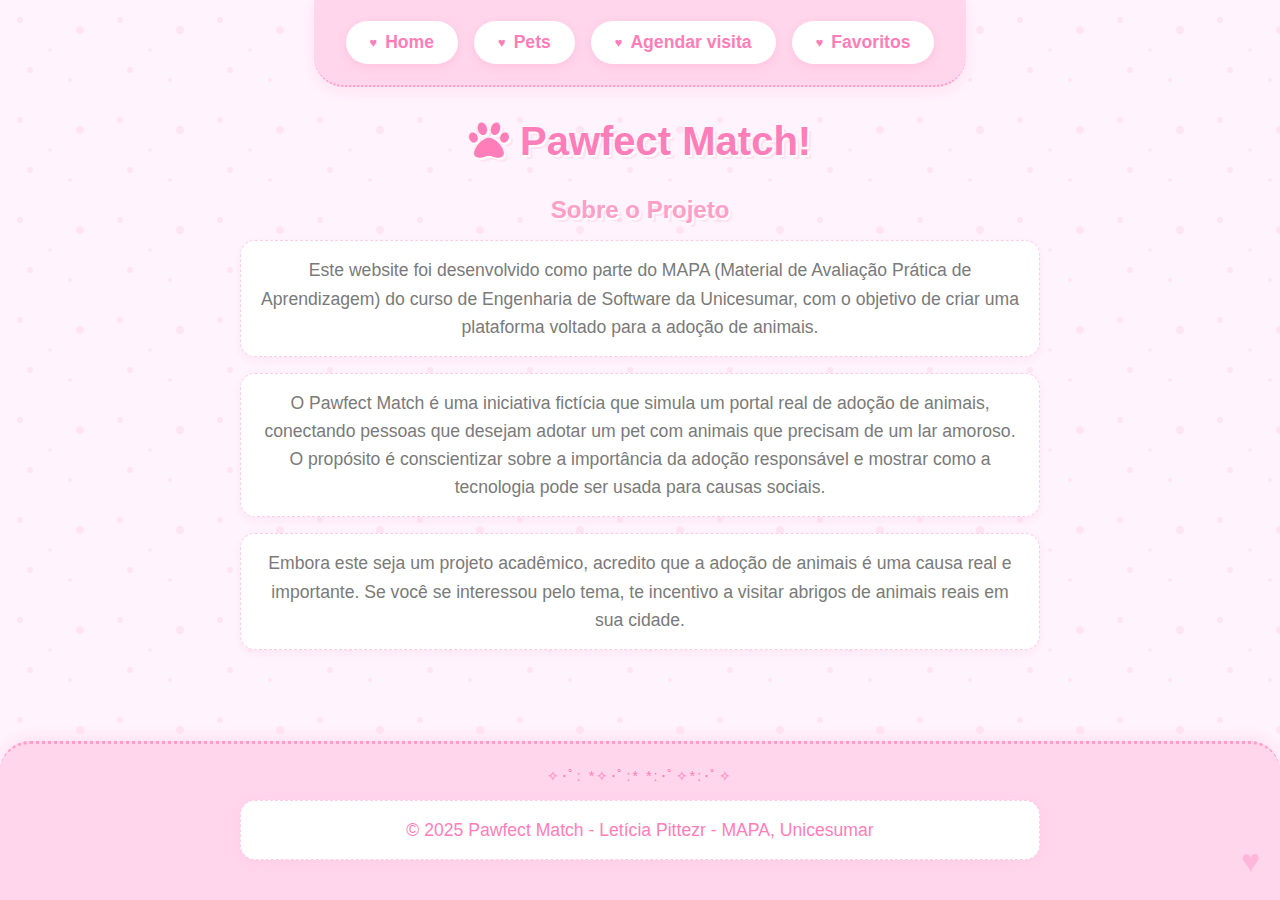
<file: index.html>
<!DOCTYPE html>
<html lang="pt-BR">
  <head>
    <meta charset="UTF-8" />
    <meta name="viewport" content="width=device-width, initial-scale=1.0" />
    <title>Adote um Pet - MAPA Unicesumar</title>
    <link rel="icon" href="/assets/icons/paw.png" type="image/png" />
    <link rel="stylesheet" href="styles/main.css" />
    <link rel="stylesheet" href="styles/home.css" />
  </head>
  <body>
    <header id="navbar"></header>
    <main>
      <section class="titleHomeContainer">
        <h1><i class="fas fa-paw"></i> Pawfect Match!</h1>
      </section>

      <div class="project-description">
        <section class="description">
          <h2>Sobre o Projeto</h2>
        </section>
        <p>
          Este website foi desenvolvido como parte do MAPA (Material de
          Avaliação Prática de Aprendizagem) do curso de Engenharia de Software
          da Unicesumar, com o objetivo de criar uma plataforma voltado para a
          adoção de animais.
        </p>

        <p>
          O Pawfect Match é uma iniciativa fictícia que simula um portal real de
          adoção de animais, conectando pessoas que desejam adotar um pet com
          animais que precisam de um lar amoroso. O propósito é conscientizar
          sobre a importância da adoção responsável e mostrar como a tecnologia
          pode ser usada para causas sociais.
        </p>

        <p>
          Embora este seja um projeto acadêmico, acredito que a adoção de
          animais é uma causa real e importante. Se você se interessou pelo
          tema, te incentivo a visitar abrigos de animais reais em sua cidade.
        </p>
      </div>
    </main>

    <footer id="footer"></footer>

    <script src="/scripts/main.js"></script>
  </body>
</html>
</file>
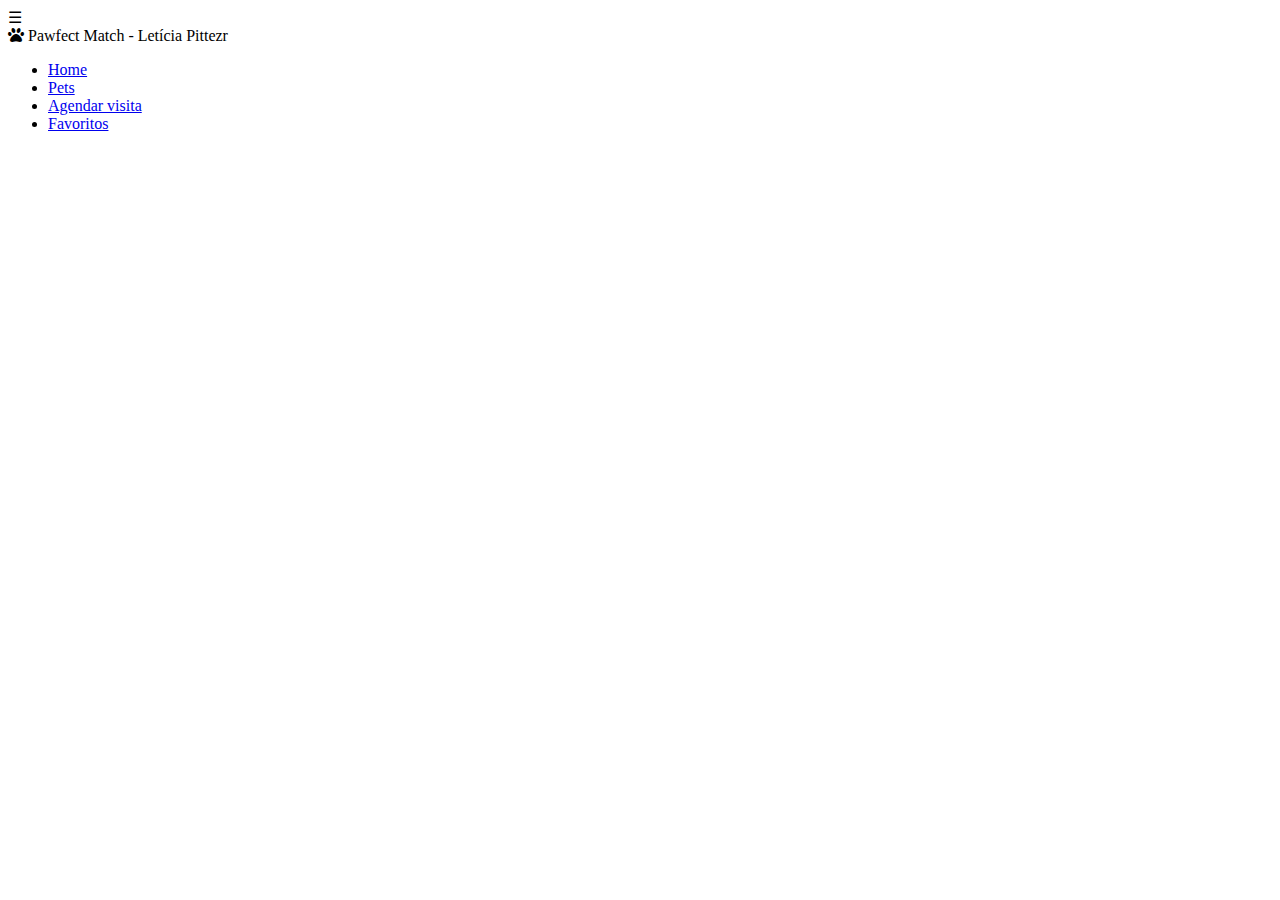
<file: pages/breeds.html>
<!DOCTYPE html>
<html lang="en">
  <head>
    <meta charset="UTF-8" />
    <meta name="viewport" content="width=device-width, initial-scale=1.0" />
    <title>Guia de Raças</title>
  </head>
  <body>
    <header id="navbar"></header>
    <script src="../scripts/main.js"></script>
  </body>
</html>
</file>
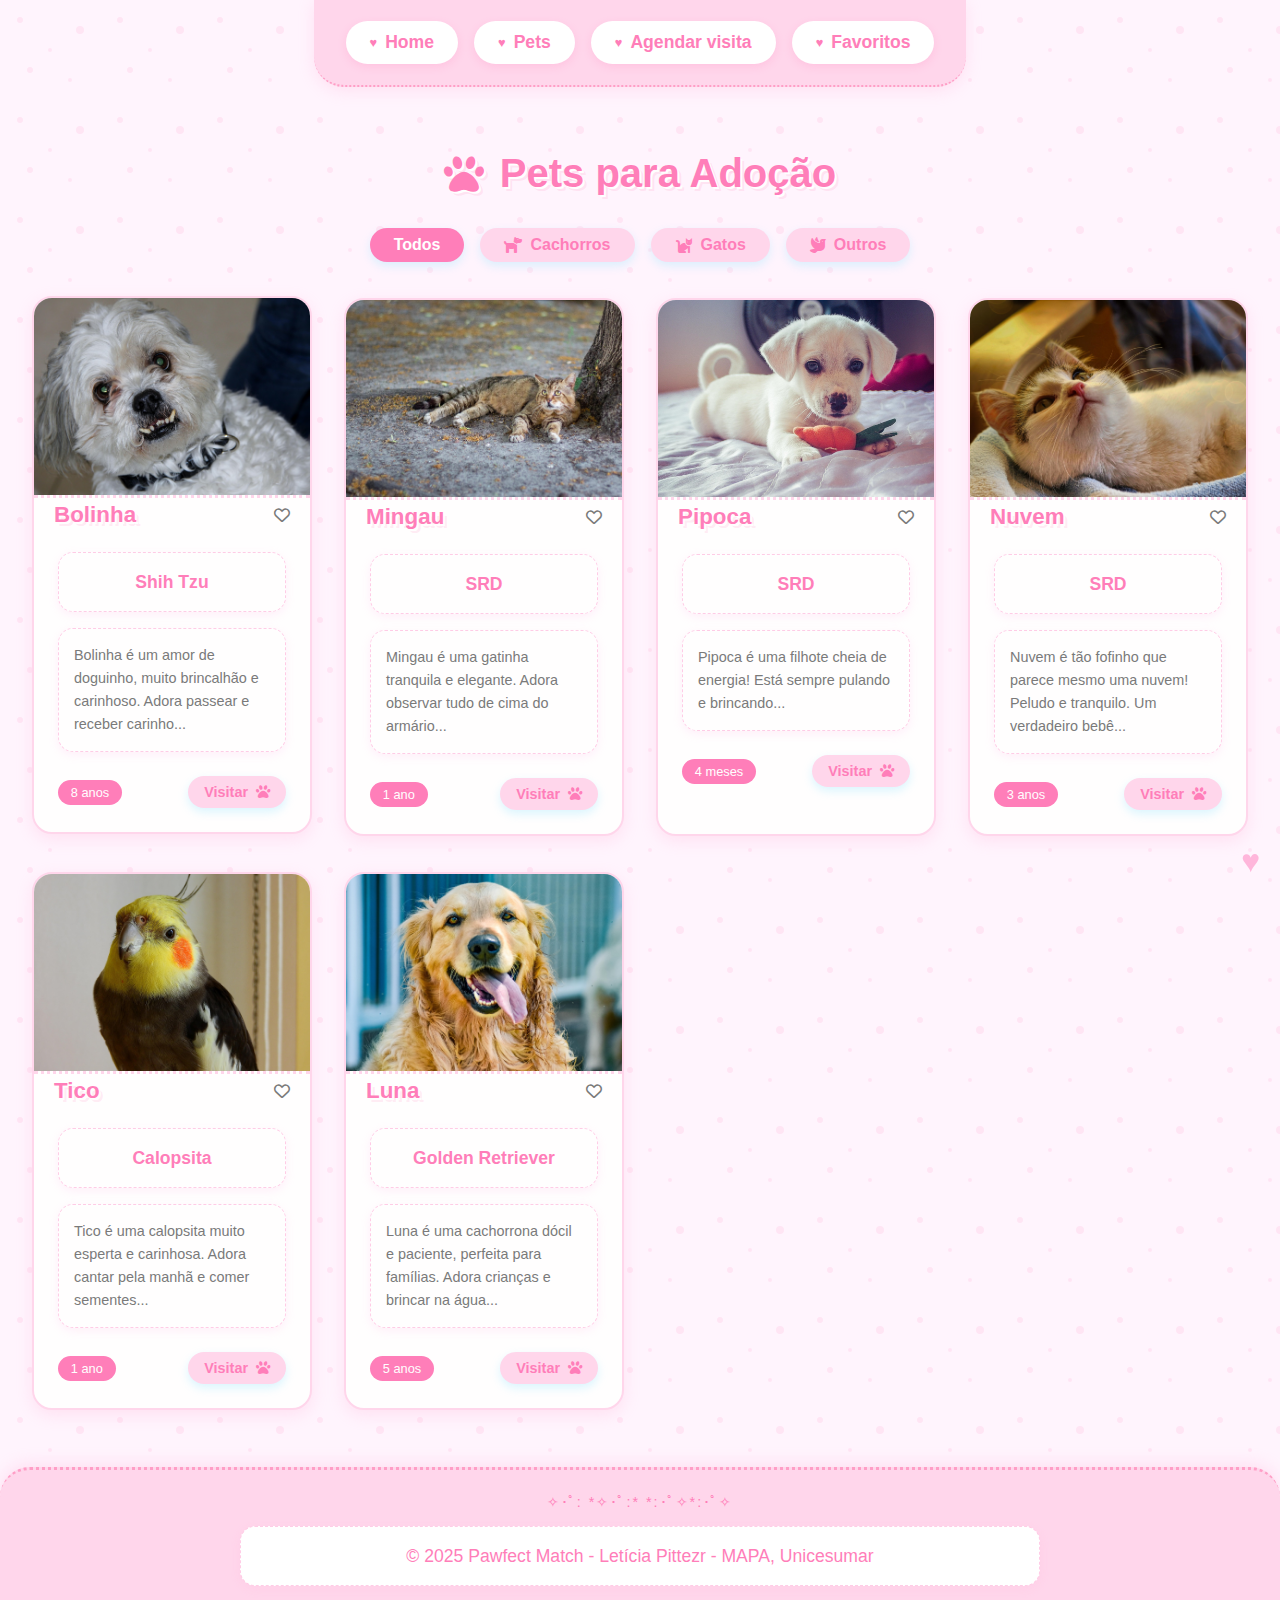
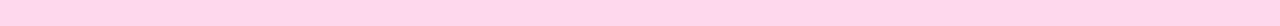
<file: pages/catalogo.html>
<!DOCTYPE html>
<html lang="pt-br">
  <head>
    <meta charset="UTF-8" />
    <meta name="viewport" content="width=device-width, initial-scale=1.0" />
    <title>Pets para Adoção | Kawaii Pets</title>
    <link rel="stylesheet" href="../components/petCard/petCard.css">
    <link rel="stylesheet" href="../styles/catalogo.css" />
    <link rel="stylesheet" href="../styles/main.css" /> 
    <link
      rel="stylesheet"
      href="https://cdnjs.cloudflare.com/ajax/libs/font-awesome/6.0.0-beta3/css/all.min.css"
    />
  </head>
  <header id="navbar"></header>

  <body>
    <main>
      <div class="container">
        <h1 class="cat-ears"><i class="fas fa-paw"></i> Pets para Adoção</h1>
      </div>

      <div class="pet-filters">
        <button class="active" data-filter="all">Todos</button>
        <button data-filter="dog"><i class="fas fa-dog"></i> Cachorros</button>
        <button data-filter="cat"><i class="fas fa-cat"></i> Gatos</button>
        <button data-filter="other"><i class="fas fa-dove"></i> Outros</button>
      </div>

      <div class="pets-container"></div>
    </main>

    <footer id="footer"></footer>

    <script src="../components/petCard/petCard.js"></script>
    <script src="../scripts/main.js"></script>
    <script src="../scripts/catalogo.js"></script>
    <script src="https://code.jquery.com/jquery-3.6.0.min.js"></script>
  </body>
</html>
</file>
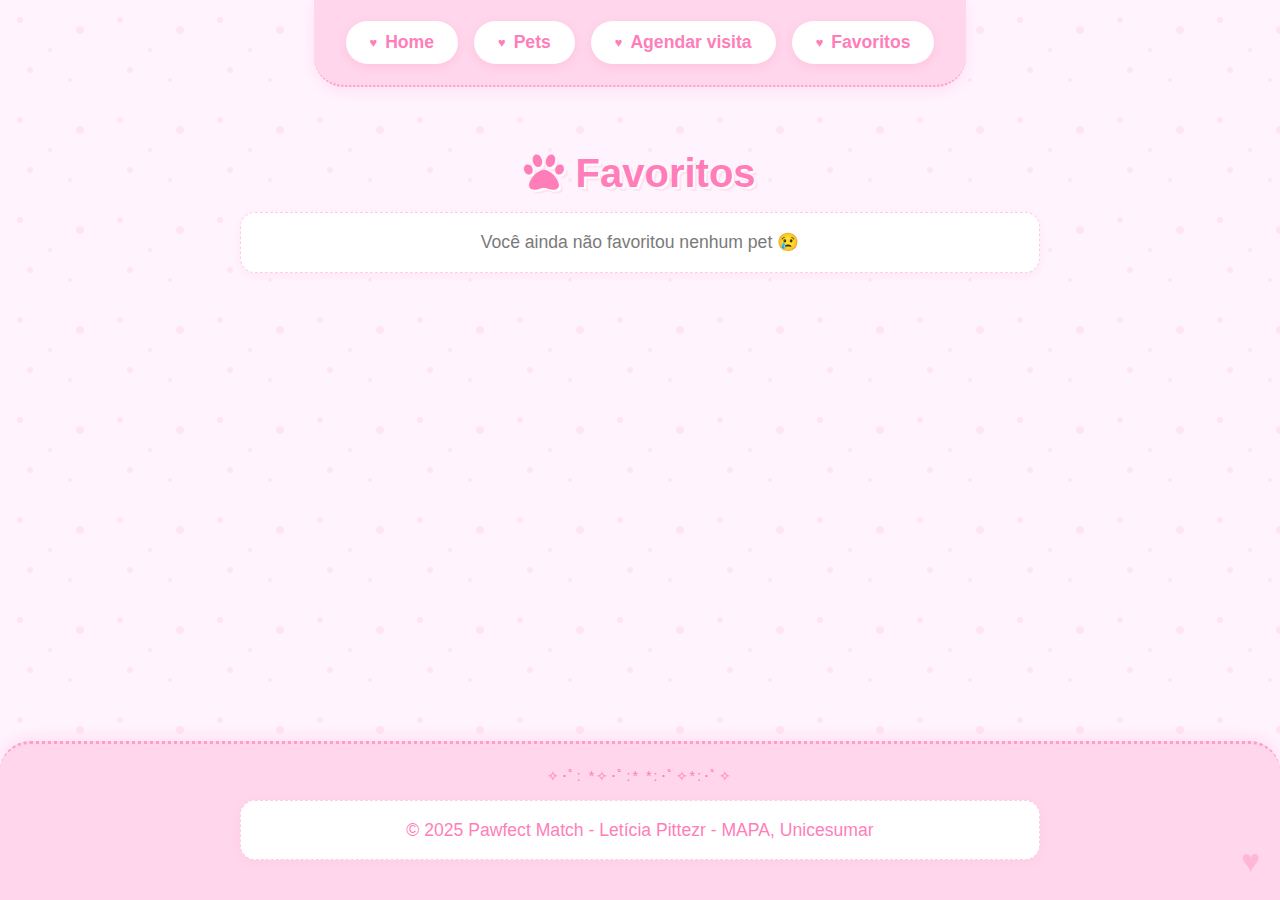
<file: pages/favorites.html>
<!DOCTYPE html>
<html lang="pt-br">
  <head>
    <meta charset="UTF-8" />
    <meta name="viewport" content="width=device-width, initial-scale=1.0" />
    <title>Favoritos</title>
    <link rel="stylesheet" href="../components/petCard/petCard.css">
    <link rel="stylesheet" href="../styles/favorites.css" />
    <link rel="stylesheet" href="../styles/main.css" />
    <link
      rel="stylesheet"
      href="https://cdnjs.cloudflare.com/ajax/libs/font-awesome/6.0.0-beta3/css/all.min.css"
    />
  </head>
  <body>
    <header id="navbar"></header>

    <main>
      <div class="container">
        <h1 class="cat-ears"><i class="fas fa-paw"></i> Favoritos</h1>
        <div class="containerEmpty"></div>
        <div class="pets-container"></div>
      </div>
    </main>

    <footer id="footer"></footer>

    <script src="../components/petCard/petCard.js"></script>
    <script src="../scripts/main.js"></script>
    <script src="../scripts/favorites.js"></script>
    <script src="https://code.jquery.com/jquery-3.6.0.min.js"></script>
  </body>
</html>
</file>
<file: styles/main.css>
* {
  box-sizing: border-box;
  margin: 0;
  padding: 0;
}

html, body {
  overflow-x: hidden;
}

body {
  background-color: #fff4fd;
  font-family: "Comic Sans MS", "Nunito", "Varela Round", cursive, sans-serif;
  color: #7a7a7a;
  margin: 0;
  padding: 0;
  background-image: url('data:image/svg+xml;utf8,<svg width="100" height="100" viewBox="0 0 100 100" xmlns="http://www.w3.org/2000/svg"><circle cx="20" cy="20" r="3" fill="%23ffd6eb" opacity="0.5"/><circle cx="50" cy="50" r="2" fill="%23ffd6eb" opacity="0.5"/><circle cx="80" cy="30" r="4" fill="%23ffd6eb" opacity="0.5"/><circle cx="30" cy="70" r="3" fill="%23ffd6eb" opacity="0.5"/><circle cx="70" cy="80" r="2" fill="%23ffd6eb" opacity="0.5"/></svg>');
  display: flex;
  flex-direction: column;
  min-height: 100vh;
}

main {
  flex: 1;
  max-width: 2400px;
}

nav {
  background-color: #ffd6eb;
  padding: 1rem 2rem;
  border-radius: 0 0 30px 30px;
  box-shadow: 0 4px 15px rgba(255, 182, 218, 0.3);
  border-bottom: 2px dotted #ff9ec6;
  position: relative;
  min-height: 56px;
  max-width: fit-content;
  margin: 0 auto;
}

nav ul {
  list-style: none;
  display: flex;
  align-items: center;
  justify-content: center;
  gap: 1rem;
  margin: 0;
  padding: 0;
}

nav ul li {
  /* display: flex; */
  /* flex: 1; */
  /* align-items: center; */
  /* justify-content: center; */
  margin: 5px 0;
  /* width: 100%; */
}

nav ul li a {
  text-decoration: none;
  color: #ff7eb9;
  font-weight: bold;
  background-color: #ffffff;
  padding: 0.7rem 1.5rem;
  border-radius: 50px;
  box-shadow: 0 3px 8px rgba(255, 126, 185, 0.2);
  transition: all 0.3s ease;
  display: flex;
  align-items: center;
  gap: 8px;
  font-size: 1.1rem;
}

nav ul li a::before {
  content: "♥";
  font-size: 0.8rem;
  color: #ff7eb9;
}

nav ul li a:hover {
  background-color: #fff0f7;
  color: #ff5ca1;
  transform: scale(1.05) rotate(2deg);
  box-shadow: 0 5px 15px rgba(255, 126, 185, 0.3);
}

/* Ícone hamburguer escondido inicialmente */
.menu-toggle {
  display: none;
  font-size: 2rem;
  cursor: pointer;
  color: #ff7eb9;
  position: absolute;
  top: 5px;
  right: 20px;
  z-index: 10;
}

#navList {
  display: flex;
}

.nav-text {
  display: none;
}
@media (min-width: 2400px) {
  main {
    justify-content: center;
    align-items: center;
    min-width: 2400px;
  }
  body {
    align-items: center;
  }

  footer {
    width: 100%;
  }
}

@media (max-width: 680px) {
  nav ul {
    display: none;
    flex-direction: column;
    gap: 0;
    background-color: #ffd6eb;
    position: absolute;
    top: 60px;
    right: 20px;
    width: 200px;
    border-radius: 15px;
    box-shadow: 0 4px 15px rgba(255, 182, 218, 0.3);
    padding: 1rem;
    z-index: 5;
  }

  nav {
    max-width: 100%;
    margin: 0 0;
  }
  
  #navList {
    display: none;
  }

  #navList.menu-open {
    display: flex;
  }

  .menu-toggle {
    display: block;
  }

  .nav-text {
    display: flex;
    align-items: center;
    gap: 1rem;
  }
}

h1,
h2,
h3 {
  color: #ff9ec6;
  text-align: center;
  margin-top: 2rem;
  text-shadow: 2px 2px 0px #fff, 4px 4px 0px rgba(255, 158, 198, 0.2);
  position: relative;
  display: inline-block;
  padding: 0 20px;
}

span {
  color: #ff7eb9;
  text-align: center;
}

h1::after {
  font-size: 1.2em;
}

h1 {
  font-size: 2.5rem;
  color: #ff7eb9;
}

p {
  font-size: 1.1rem;
  text-align: center;
  margin: 1rem 2rem;
  line-height: 1.6;
  background-color: #fff;
  padding: 15px;
  border-radius: 15px;
  box-shadow: 0 3px 10px rgba(255, 182, 218, 0.2);
  border: 1px dashed #ffcce6;
  max-width: 800px;
  margin-left: auto;
  margin-right: auto;
}

button {
  background-color: #a2e8ff;
  color: #5a8ca8;
  border: none;
  padding: 0.8rem 2rem;
  border-radius: 50px;
  font-weight: bold;
  cursor: pointer;
  box-shadow: 0 4px 10px rgba(162, 232, 255, 0.4);
  transition: all 0.3s;
  font-size: 1.1rem;
  position: relative;
  overflow: hidden;
  display: flex;
  align-items: center;
  justify-content: center;
  gap: 8px;
}

button:hover {
  background-color: #8ad8f5;
  transform: translateY(-3px);
  box-shadow: 0 6px 15px rgba(138, 216, 245, 0.5);
}

button:hover::after {
  opacity: 1;
  right: 20px;
}

footer {
  background-color: #ffd6eb;
  text-align: center;
  padding: 1.5rem;
  border-radius: 30px 30px 0 0;
  box-shadow: 0 -4px 15px rgba(255, 182, 218, 0.3);
  margin-top: 2rem;
  font-size: 0.9rem;
  color: #ff7eb9;
  border-top: 3px dotted #ff9ec6;
}

footer::before {
  content: "✧･ﾟ: *✧･ﾟ:*  *:･ﾟ✧*:･ﾟ✧";
  display: block;
  margin-bottom: 10px;
  letter-spacing: 2px;
}

body::after {
  content: "♥";
  position: fixed;
  bottom: 20px;
  right: 20px;
  font-size: 2rem;
  color: #ffb6db;
  animation: float 3s ease-in-out infinite;
}

@keyframes float {
  0%, 100% {
    transform: translateY(0) rotate(0deg);
  }
  50% {
    transform: translateY(-20px) rotate(10deg);
  }
}
</file>
<file: styles/home.css>
.titleHomeContainer {
  display: flex;
  justify-content: center;
  align-items: center;
}

.description {
  display: flex;
  justify-content: center;
  align-items: center;
}
</file>
<file: components/petCard/petCard.css>
.pet-card {
  background: white;
  border-radius: 20px;
  overflow: hidden;
  box-shadow: 0 5px 15px rgba(255, 182, 218, 0.3);
  transition: all 0.3s ease;
  position: relative;
  border: 2px solid #ffd6eb;
}

.pet-header {
  display: flex;
  flex: 1;
  align-items: center;
  justify-content: space-between;
  margin-right: 20px;
}

.pet-card:hover {
  transform: translateY(-10px);
  box-shadow: 0 10px 25px rgba(255, 182, 218, 0.4);
}

.pet-image {
  width: 100%;
  height: 200px;
  object-fit: cover;
  border-bottom: 3px dotted #ffd6eb;
}

.pet-info {
  padding: 1.5rem;
  position: relative;
}

.pet-name {
  color: #ff7eb9;
  margin: 0 0 0 0;
  font-size: 1.4rem;
}

.pet-breed {
  color: #ff7eb9;
  margin: 0 0 1rem 0;
  font-weight: bold;
}

.pet-description {
  color: #7a7a7a;
  font-size: 0.9rem;
  margin: 0 0 1.5rem 0;
  text-align: left;
}

.pet-card-footer {
  display: flex;
  justify-content: space-between;
  align-items: center;
}

.pet-age {
  background-color: #ff7eb9;
  color: white;
  padding: 0.3rem 0.8rem;
  border-radius: 50px;
  font-size: 0.8rem;
}

.view-btn {
  background-color: #ffd6eb;
  color: #ff7eb9;
  padding: 0.5rem 1rem;
  border-radius: 50px;
  font-size: 0.9rem;
  border: none;
  cursor: pointer;
  transition: all 0.3s;
}

.view-btn:hover {
  background-color: #ff7eb9;
  color: white;
}

.favorite-icon.favorited {
  color: #ff3a7c;
}
</file>
<file: styles/catalogo.css>
main {
  padding: 2rem;
  /* max-width: 1200px; */
  /* margin: 0 auto; */
}

.container {
  display: flex;
  justify-content: center;
}

.cat-ears {
  display: flex;
  flex-direction: column;
}

.pet-filters {
  display: flex;
  justify-content: center;
  gap: 1rem;
  margin: 2rem 0;
  flex-wrap: wrap; 
}

.pet-filters button {
  background-color: #ffd6eb;
  color: #ff7eb9;
  padding: 0.5rem 1.5rem;
  border-radius: 50px;
  font-size: 1rem;
  transition: all 0.3s;
}

.pet-filters button.active {
  background-color: #ff7eb9;
  color: white;
}

.pet-filters button:hover {
  transform: translateY(-2px);
  box-shadow: 0 5px 15px rgba(255, 126, 185, 0.3);
}

.pets-container {
  display: grid;
  grid-template-columns: repeat(auto-fill, minmax(280px, 1fr));
  gap: 2rem;
  margin-top: 2rem;
}

/* Layout lado a lado em telas grandes */
@media (min-width: 768px) {
  .cat-ears {
    display: flex;
    flex-direction: row;
    align-items: center;
    gap: 1rem;
  }
}
</file>
<file: styles/favorites.css>
main {
  padding: 2rem;
  /* max-width: 1200px; */
  /* margin: 0 auto; */
}

.container {
  display: flex;
  flex-direction: column;
}

.pets-container {
  display: grid;
  grid-template-columns: repeat(auto-fill, minmax(280px, 1fr));
  gap: 2rem;
  margin-top: 2rem;
}
</file>
